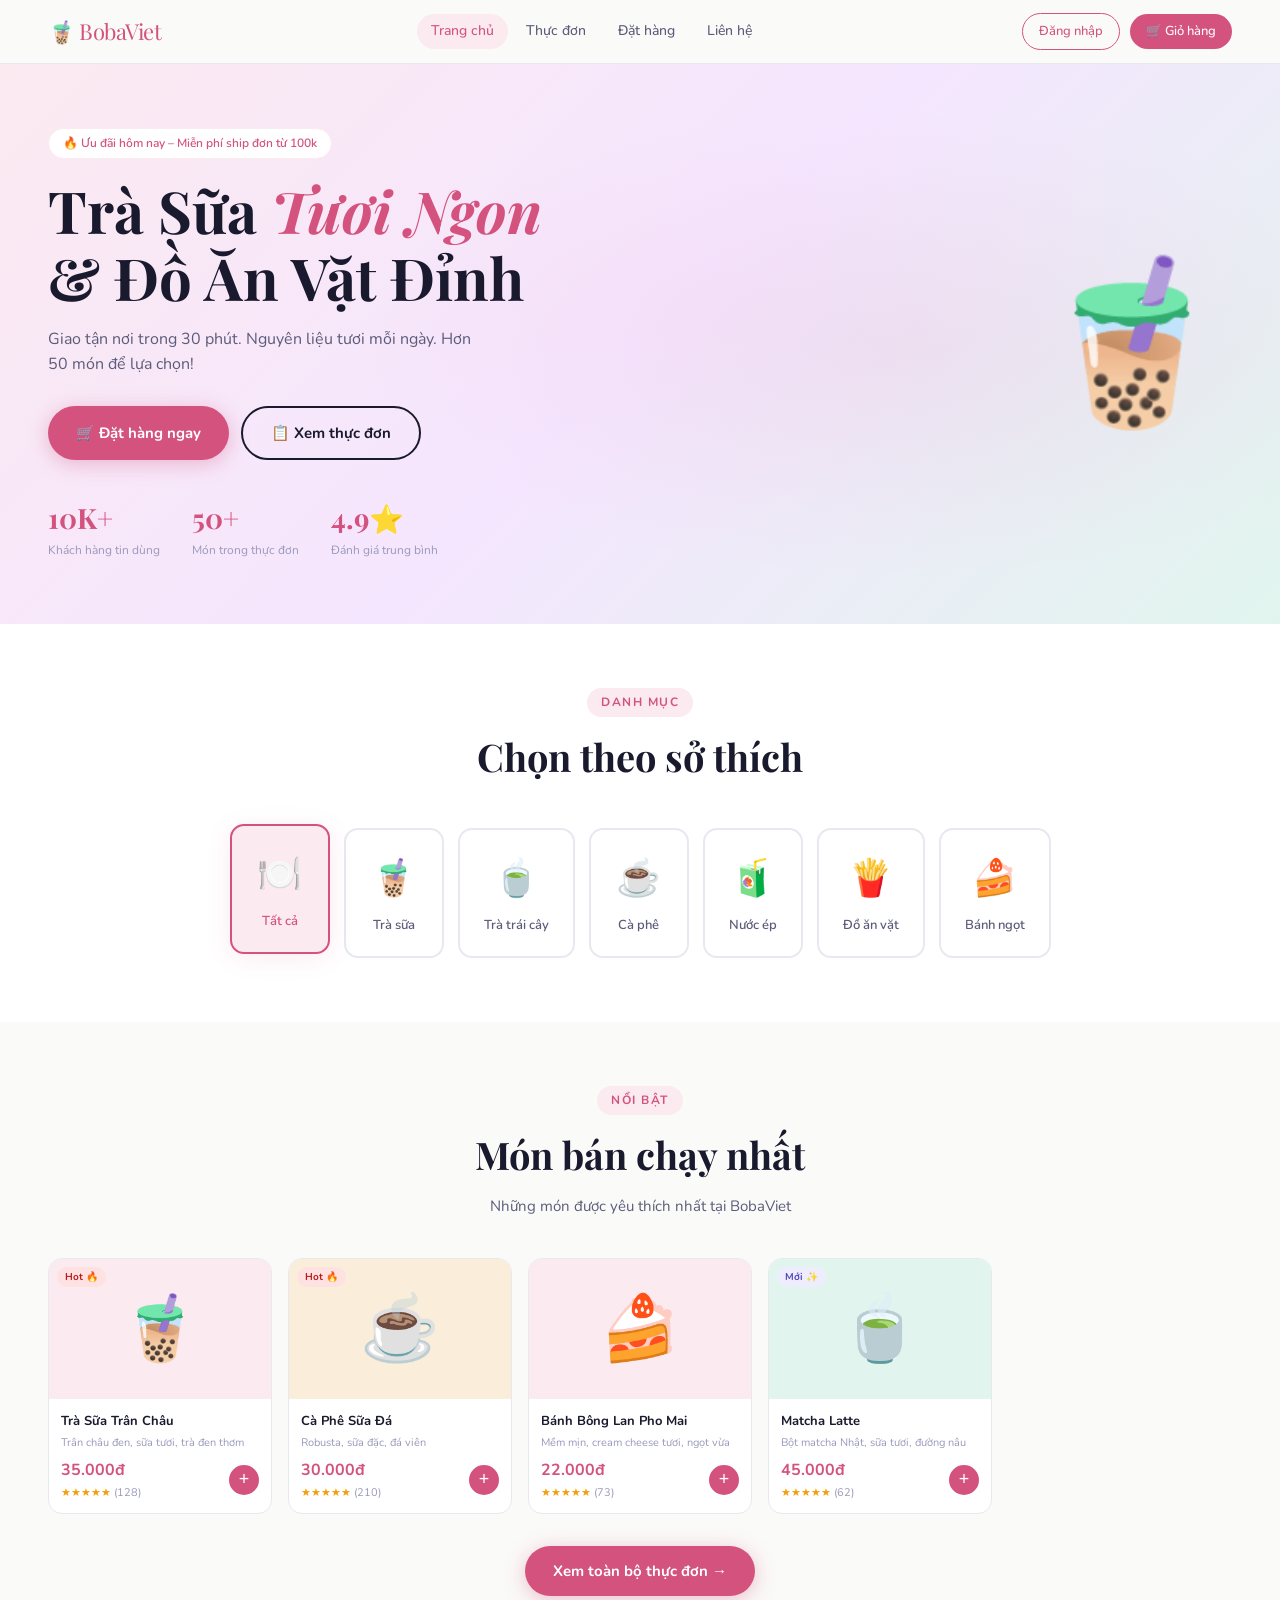
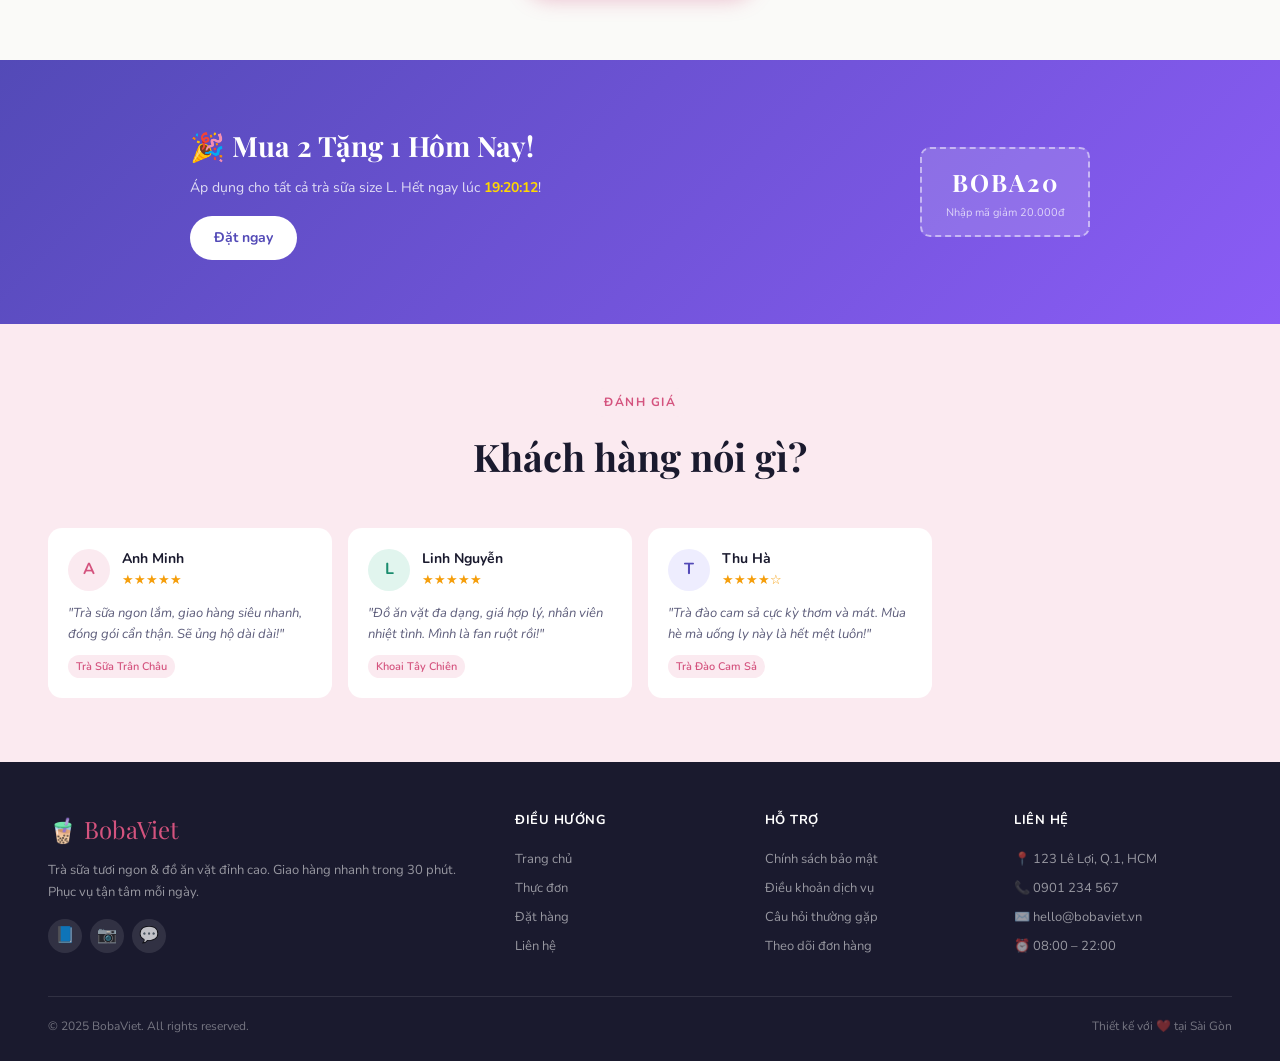
<file: index.html>
<!DOCTYPE html>
<html lang="vi">
<head>
  <meta charset="UTF-8" />
  <meta name="viewport" content="width=device-width, initial-scale=1.0" />
  <title>BobaViet – Trà Sữa & Đồ Ăn Vặt</title>
  <link rel="preconnect" href="https://fonts.googleapis.com" />
  <link rel="preconnect" href="https://fonts.gstatic.com" crossorigin />
  <link href="https://fonts.googleapis.com/css2?family=Playfair+Display:ital,wght@0,700;1,400&family=Nunito:wght@400;500;600;700&display=swap" rel="stylesheet" />
  <link rel="stylesheet" href="style.css" />
</head>
<body>

<!-- ── NAVBAR ─────────────────────────────── -->
<nav>
  <div class="nav-logo">🧋 BobaViet</div>
  <div class="nav-links">
    <a href="index.html" class="active">Trang chủ</a>
    <a href="menu.html">Thực đơn</a>
    <a href="order.html">Đặt hàng</a>
    <a href="contact.html">Liên hệ</a>
  </div>
  <div class="nav-actions">
    <a href="login.html" class="btn-login">Đăng nhập</a>
    <a href="order.html" class="btn-cart">
      🛒 Giỏ hàng <span class="cart-badge">0</span>
    </a>
  </div>
</nav>

<!-- ── HERO ───────────────────────────────── -->
<section class="hero">
  <div class="hero-content">
    <div class="hero-badge">🔥 Ưu đãi hôm nay – Miễn phí ship đơn từ 100k</div>
    <h1>Trà Sữa <em>Tươi Ngon</em><br>& Đồ Ăn Vặt Đỉnh</h1>
    <p>Giao tận nơi trong 30 phút. Nguyên liệu tươi mỗi ngày. Hơn 50 món để lựa chọn!</p>
    <div class="hero-btns">
      <a href="order.html" class="btn-primary">🛒 Đặt hàng ngay</a>
      <a href="menu.html"  class="btn-outline">📋 Xem thực đơn</a>
    </div>
    <div class="hero-stats">
      <div class="stat-item"><div class="stat-num">10K+</div><div class="stat-lbl">Khách hàng tin dùng</div></div>
      <div class="stat-item"><div class="stat-num">50+</div><div class="stat-lbl">Món trong thực đơn</div></div>
      <div class="stat-item"><div class="stat-num">4.9⭐</div><div class="stat-lbl">Đánh giá trung bình</div></div>
    </div>
  </div>
  <div class="hero-visual">🧋</div>
</section>

<!-- ── DANH MỤC ───────────────────────────── -->
<section class="section cats">
  <div class="section-header">
    <span class="section-tag">Danh mục</span>
    <h2 class="section-title">Chọn theo sở thích</h2>
  </div>
  <div class="cat-grid">
    <div class="cat-card active" data-cat="all">  <div class="cat-icon">🍽️</div><div class="cat-name">Tất cả</div></div>
    <div class="cat-card" data-cat="tra-sua">      <div class="cat-icon">🧋</div><div class="cat-name">Trà sữa</div></div>
    <div class="cat-card" data-cat="tra-trai">     <div class="cat-icon">🍵</div><div class="cat-name">Trà trái cây</div></div>
    <div class="cat-card" data-cat="ca-phe">       <div class="cat-icon">☕</div><div class="cat-name">Cà phê</div></div>
    <div class="cat-card" data-cat="nuoc-ep">      <div class="cat-icon">🧃</div><div class="cat-name">Nước ép</div></div>
    <div class="cat-card" data-cat="an-vat">       <div class="cat-icon">🍟</div><div class="cat-name">Đồ ăn vặt</div></div>
    <div class="cat-card" data-cat="banh">         <div class="cat-icon">🍰</div><div class="cat-name">Bánh ngọt</div></div>
  </div>
</section>

<!-- ── SẢN PHẨM NỔI BẬT ──────────────────── -->
<section class="section" style="background:var(--bg);">
  <div class="section-header">
    <span class="section-tag">Nổi bật</span>
    <h2 class="section-title">Món bán chạy nhất</h2>
    <p class="section-sub">Những món được yêu thích nhất tại BobaViet</p>
  </div>
  <div class="prod-grid" id="home-prod-grid">
    <!-- Được render bởi app.js -->
  </div>
  <div style="text-align:center;margin-top:32px;">
    <a href="menu.html" class="btn-primary" style="display:inline-flex;">Xem toàn bộ thực đơn →</a>
  </div>
</section>

<!-- ── BANNER KHUYẾN MÃI ──────────────────── -->
<section class="section promo">
  <div class="promo-inner">
    <div class="promo-text">
      <h2>🎉 Mua 2 Tặng 1 Hôm Nay!</h2>
      <p>Áp dụng cho tất cả trà sữa size L. Hết ngay lúc <strong id="countdown" style="color:#FFD700;">23:59:59</strong>!</p>
      <a href="order.html" class="btn-white" style="margin-top:16px;display:inline-block;">Đặt ngay</a>
    </div>
    <div class="promo-code">
      <div class="code">BOBA20</div>
      <div class="code-lbl">Nhập mã giảm 20.000đ</div>
    </div>
  </div>
</section>

<!-- ── ĐÁNH GIÁ KHÁCH HÀNG ───────────────── -->
<section class="section reviews-bg">
  <div class="section-header">
    <span class="section-tag">Đánh giá</span>
    <h2 class="section-title">Khách hàng nói gì?</h2>
  </div>
  <div class="reviews-grid">
    <div class="review-card">
      <div class="review-header">
        <div class="avatar" style="background:#FBEAF0;color:#D4537E;">A</div>
        <div><div class="review-name">Anh Minh</div><div class="review-stars">★★★★★</div></div>
      </div>
      <div class="review-text">"Trà sữa ngon lắm, giao hàng siêu nhanh, đóng gói cẩn thận. Sẽ ủng hộ dài dài!"</div>
      <span class="review-tag">Trà Sữa Trân Châu</span>
    </div>
    <div class="review-card">
      <div class="review-header">
        <div class="avatar" style="background:#E1F5EE;color:#1A8C6E;">L</div>
        <div><div class="review-name">Linh Nguyễn</div><div class="review-stars">★★★★★</div></div>
      </div>
      <div class="review-text">"Đồ ăn vặt đa dạng, giá hợp lý, nhân viên nhiệt tình. Mình là fan ruột rồi!"</div>
      <span class="review-tag">Khoai Tây Chiên</span>
    </div>
    <div class="review-card">
      <div class="review-header">
        <div class="avatar" style="background:#EEEDFE;color:#534AB7;">T</div>
        <div><div class="review-name">Thu Hà</div><div class="review-stars">★★★★☆</div></div>
      </div>
      <div class="review-text">"Trà đào cam sả cực kỳ thơm và mát. Mùa hè mà uống ly này là hết mệt luôn!"</div>
      <span class="review-tag">Trà Đào Cam Sả</span>
    </div>
  </div>
</section>

<!-- ── FOOTER ─────────────────────────────── -->
<footer>
  <div class="footer-grid">
    <div>
      <div class="footer-logo">🧋 BobaViet</div>
      <p class="footer-desc">Trà sữa tươi ngon & đồ ăn vặt đỉnh cao. Giao hàng nhanh trong 30 phút. Phục vụ tận tâm mỗi ngày.</p>
      <div class="social-row">
        <a href="#" class="social-btn">📘</a>
        <a href="#" class="social-btn">📷</a>
        <a href="#" class="social-btn">💬</a>
      </div>
    </div>
    <div class="footer-col">
      <h4>Điều hướng</h4>
      <a href="index.html">Trang chủ</a>
      <a href="menu.html">Thực đơn</a>
      <a href="order.html">Đặt hàng</a>
      <a href="contact.html">Liên hệ</a>
    </div>
    <div class="footer-col">
      <h4>Hỗ trợ</h4>
      <a href="#">Chính sách bảo mật</a>
      <a href="#">Điều khoản dịch vụ</a>
      <a href="#">Câu hỏi thường gặp</a>
      <a href="#">Theo dõi đơn hàng</a>
    </div>
    <div class="footer-col">
      <h4>Liên hệ</h4>
      <a href="#">📍 123 Lê Lợi, Q.1, HCM</a>
      <a href="#">📞 0901 234 567</a>
      <a href="#">✉️ hello@bobaviet.vn</a>
      <a href="#">⏰ 08:00 – 22:00</a>
    </div>
  </div>
  <div class="footer-bottom">
    <span>© 2025 BobaViet. All rights reserved.</span>
    <span>Thiết kế với ❤️ tại Sài Gòn</span>
  </div>
</footer>

<script src="app.js"></script>
</body>
</html>
</file>
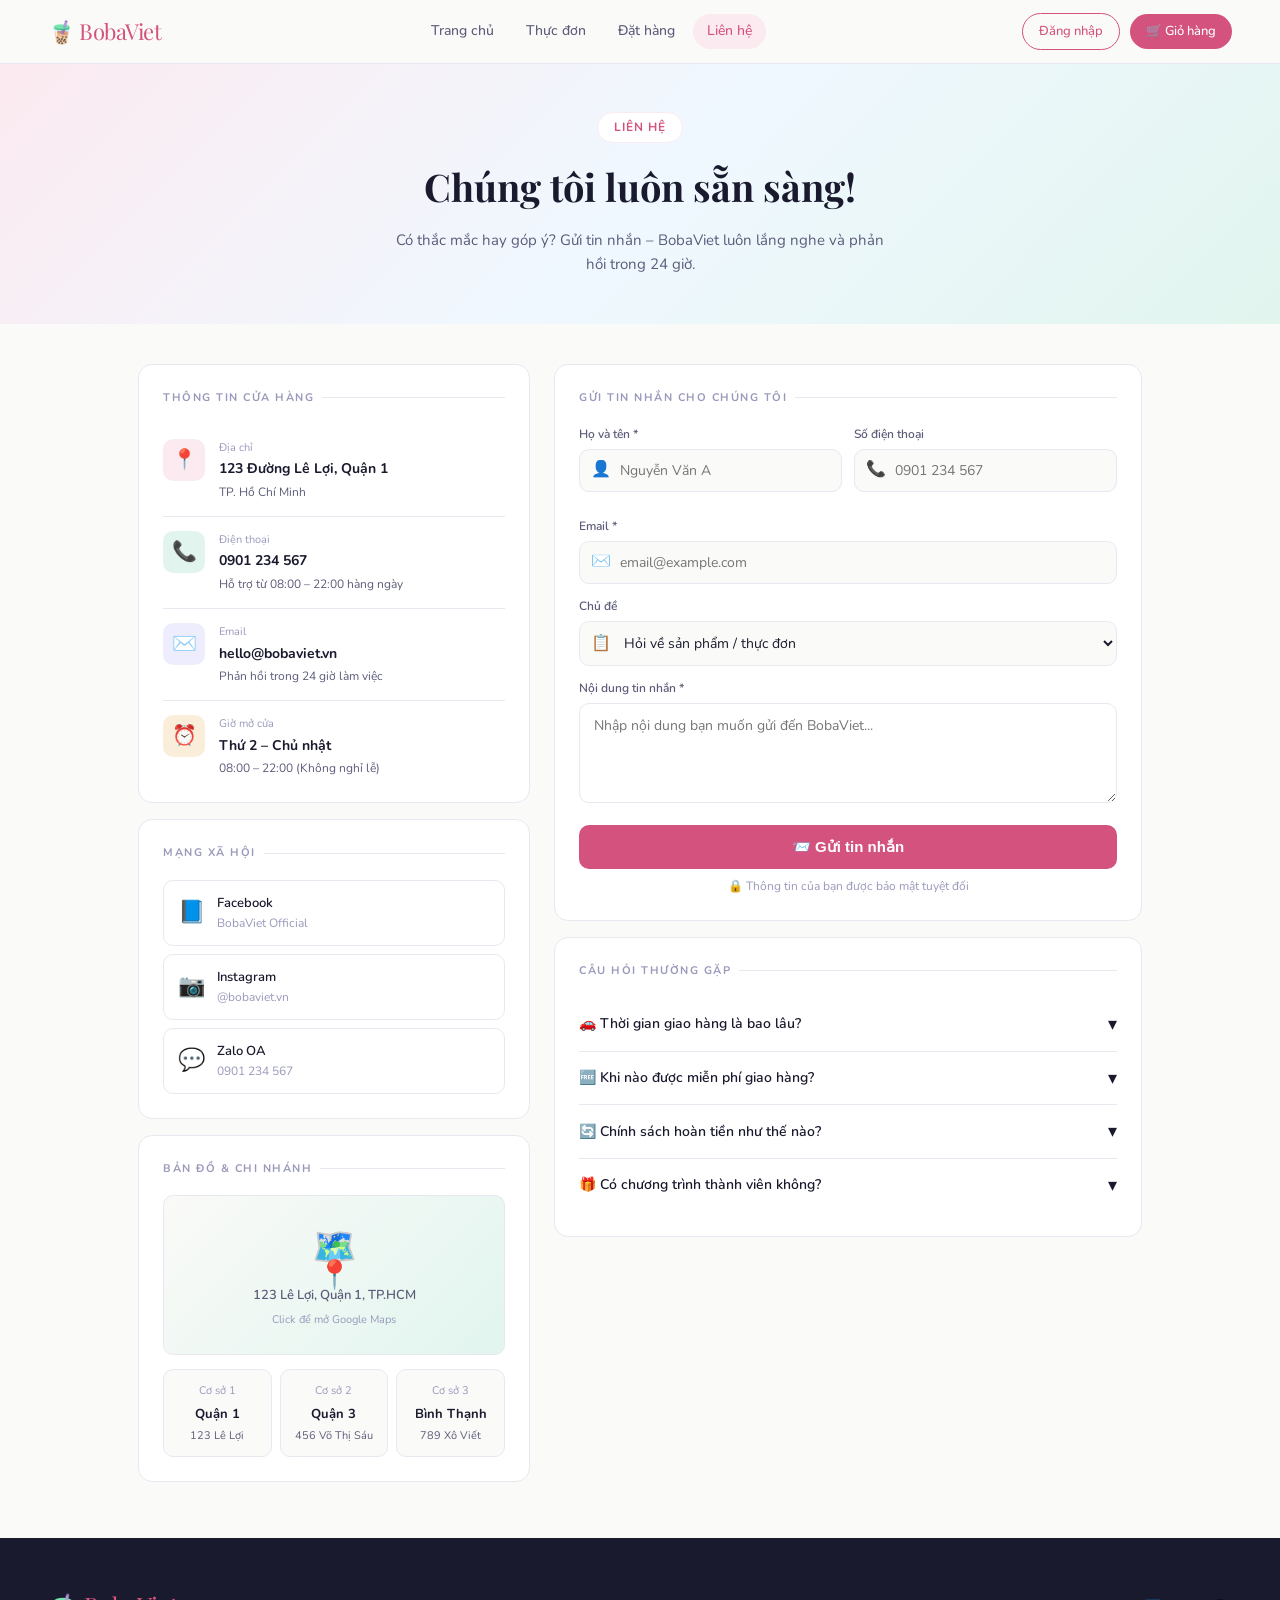
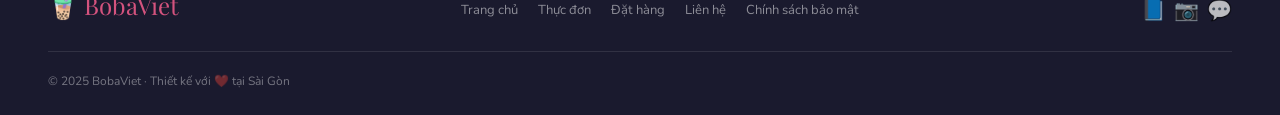
<file: contact.html>
<!DOCTYPE html>
<html lang="vi">
<head>
  <meta charset="UTF-8" />
  <meta name="viewport" content="width=device-width, initial-scale=1.0" />
  <title>Liên Hệ – BobaViet</title>
  <link rel="preconnect" href="https://fonts.googleapis.com" />
  <link rel="preconnect" href="https://fonts.gstatic.com" crossorigin />
  <link href="https://fonts.googleapis.com/css2?family=Playfair+Display:ital,wght@0,700;1,400&family=Nunito:wght@400;500;600;700&display=swap" rel="stylesheet" />
  <link rel="stylesheet" href="style.css" />
</head>
<body>

<!-- ── NAVBAR ─────────────────────────────── -->
<nav>
  <div class="nav-logo">🧋 BobaViet</div>
  <div class="nav-links">
    <a href="index.html">Trang chủ</a>
    <a href="menu.html">Thực đơn</a>
    <a href="order.html">Đặt hàng</a>
    <a href="contact.html" class="active">Liên hệ</a>
  </div>
  <div class="nav-actions">
    <a href="login.html" class="btn-login">Đăng nhập</a>
    <a href="order.html" class="btn-cart">
      🛒 Giỏ hàng <span class="cart-badge">0</span>
    </a>
  </div>
</nav>

<!-- ── PAGE HERO ──────────────────────────── -->
<div class="page-hero-center">
  <div class="tag">Liên hệ</div>
  <h1>Chúng tôi luôn sẵn sàng!</h1>
  <p>Có thắc mắc hay góp ý? Gửi tin nhắn – BobaViet luôn lắng nghe và phản hồi trong 24 giờ.</p>
</div>

<!-- ── LAYOUT ─────────────────────────────── -->
<div class="contact-layout">

  <!-- CỘT TRÁI: Thông tin -->
  <div>

    <div class="card">
      <div class="card-title">Thông tin cửa hàng</div>
      <div class="info-item">
        <div class="info-icon" style="background:var(--pink-lt);">📍</div>
        <div>
          <div class="info-label">Địa chỉ</div>
          <div class="info-val">123 Đường Lê Lợi, Quận 1</div>
          <div class="info-sub">TP. Hồ Chí Minh</div>
        </div>
      </div>
      <div class="info-item">
        <div class="info-icon" style="background:var(--teal-lt);">📞</div>
        <div>
          <div class="info-label">Điện thoại</div>
          <div class="info-val">0901 234 567</div>
          <div class="info-sub">Hỗ trợ từ 08:00 – 22:00 hàng ngày</div>
        </div>
      </div>
      <div class="info-item">
        <div class="info-icon" style="background:var(--purple-lt);">✉️</div>
        <div>
          <div class="info-label">Email</div>
          <div class="info-val">hello@bobaviet.vn</div>
          <div class="info-sub">Phản hồi trong 24 giờ làm việc</div>
        </div>
      </div>
      <div class="info-item">
        <div class="info-icon" style="background:var(--amber-lt);">⏰</div>
        <div>
          <div class="info-label">Giờ mở cửa</div>
          <div class="info-val">Thứ 2 – Chủ nhật</div>
          <div class="info-sub">08:00 – 22:00 (Không nghỉ lễ)</div>
        </div>
      </div>
    </div>

    <div class="card">
      <div class="card-title">Mạng xã hội</div>
      <div class="social-grid">
        <div class="social-card">
          <div class="social-icon">📘</div>
          <div><div class="social-name">Facebook</div><div class="social-handle">BobaViet Official</div></div>
        </div>
        <div class="social-card">
          <div class="social-icon">📷</div>
          <div><div class="social-name">Instagram</div><div class="social-handle">@bobaviet.vn</div></div>
        </div>
        <div class="social-card">
          <div class="social-icon">💬</div>
          <div><div class="social-name">Zalo OA</div><div class="social-handle">0901 234 567</div></div>
        </div>
      </div>
    </div>

    <div class="card">
      <div class="card-title">Bản đồ & Chi nhánh</div>
      <div class="map-box">
        <div class="map-pin">📍</div>
        <div class="map-placeholder">
          <div class="map-icon">🗺️</div>
          <p>123 Lê Lợi, Quận 1, TP.HCM</p>
          <span>Click để mở Google Maps</span>
        </div>
      </div>
      <div class="branch-grid">
        <div class="branch-card">
          <div class="branch-num">Cơ sở 1</div>
          <div class="branch-name">Quận 1</div>
          <div class="branch-addr">123 Lê Lợi</div>
        </div>
        <div class="branch-card">
          <div class="branch-num">Cơ sở 2</div>
          <div class="branch-name">Quận 3</div>
          <div class="branch-addr">456 Võ Thị Sáu</div>
        </div>
        <div class="branch-card">
          <div class="branch-num">Cơ sở 3</div>
          <div class="branch-name">Bình Thạnh</div>
          <div class="branch-addr">789 Xô Viết</div>
        </div>
      </div>
    </div>

  </div>

  <!-- CỘT PHẢI: Form + FAQ -->
  <div>

    <div class="card">
      <div class="card-title">Gửi tin nhắn cho chúng tôi</div>

      <div class="field-row">
        <div class="field">
          <label>Họ và tên *</label>
          <div class="input-wrap">
            <span class="ico">👤</span>
            <input type="text" id="contact-name" placeholder="Nguyễn Văn A" />
          </div>
        </div>
        <div class="field">
          <label>Số điện thoại</label>
          <div class="input-wrap">
            <span class="ico">📞</span>
            <input type="text" id="contact-phone" placeholder="0901 234 567" />
          </div>
        </div>
      </div>

      <div class="field">
        <label>Email *</label>
        <div class="input-wrap">
          <span class="ico">✉️</span>
          <input type="email" id="contact-email" placeholder="email@example.com" />
        </div>
      </div>

      <div class="field">
        <label>Chủ đề</label>
        <div class="input-wrap">
          <span class="ico">📋</span>
          <select id="contact-topic">
            <option>Hỏi về sản phẩm / thực đơn</option>
            <option>Khiếu nại đơn hàng</option>
            <option>Hợp tác / nhượng quyền</option>
            <option>Góp ý dịch vụ</option>
            <option>Khác</option>
          </select>
        </div>
      </div>

      <div class="field">
        <label>Nội dung tin nhắn *</label>
        <textarea id="contact-content" placeholder="Nhập nội dung bạn muốn gửi đến BobaViet..."></textarea>
      </div>

      <button class="btn-submit" onclick="sendMessage()">📨 Gửi tin nhắn</button>
      <div class="secure-note">🔒 Thông tin của bạn được bảo mật tuyệt đối</div>

      <div class="alert-box alert-success" id="success-box" style="margin-top:12px;">
        <strong>✅ Gửi thành công!</strong><br>
        Cảm ơn bạn đã liên hệ. Đội ngũ BobaViet sẽ phản hồi trong vòng 24 giờ.
      </div>
    </div>

    <!-- FAQ -->
    <div class="card">
      <div class="card-title">Câu hỏi thường gặp</div>

      <div class="faq-item" onclick="toggleFaq(this)" style="border-bottom:1px solid var(--border);padding:12px 0;cursor:pointer;">
        <div class="faq-header" style="display:flex;justify-content:space-between;align-items:center;">
          <span style="font-size:14px;font-weight:600;">🚗 Thời gian giao hàng là bao lâu?</span>
          <span class="faq-arrow" style="font-size:18px;transition:.2s;">▾</span>
        </div>
        <div class="faq-answer" style="display:none;font-size:13px;color:var(--text-s);margin-top:8px;line-height:1.6;">
          Thông thường 30–45 phút tùy khu vực. Giờ cao điểm có thể lâu hơn. Chúng tôi sẽ thông báo qua SMS.
        </div>
      </div>

      <div class="faq-item" onclick="toggleFaq(this)" style="border-bottom:1px solid var(--border);padding:12px 0;cursor:pointer;">
        <div class="faq-header" style="display:flex;justify-content:space-between;align-items:center;">
          <span style="font-size:14px;font-weight:600;">🆓 Khi nào được miễn phí giao hàng?</span>
          <span class="faq-arrow" style="font-size:18px;transition:.2s;">▾</span>
        </div>
        <div class="faq-answer" style="display:none;font-size:13px;color:var(--text-s);margin-top:8px;line-height:1.6;">
          Đơn hàng từ 100.000đ trở lên được miễn phí giao hàng trong bán kính 5km từ cửa hàng.
        </div>
      </div>

      <div class="faq-item" onclick="toggleFaq(this)" style="border-bottom:1px solid var(--border);padding:12px 0;cursor:pointer;">
        <div class="faq-header" style="display:flex;justify-content:space-between;align-items:center;">
          <span style="font-size:14px;font-weight:600;">🔄 Chính sách hoàn tiền như thế nào?</span>
          <span class="faq-arrow" style="font-size:18px;transition:.2s;">▾</span>
        </div>
        <div class="faq-answer" style="display:none;font-size:13px;color:var(--text-s);margin-top:8px;line-height:1.6;">
          Hoàn tiền 100% nếu sản phẩm không đúng yêu cầu hoặc chất lượng kém. Liên hệ hotline trong 30 phút nhận hàng.
        </div>
      </div>

      <div class="faq-item" onclick="toggleFaq(this)" style="padding:12px 0;cursor:pointer;">
        <div class="faq-header" style="display:flex;justify-content:space-between;align-items:center;">
          <span style="font-size:14px;font-weight:600;">🎁 Có chương trình thành viên không?</span>
          <span class="faq-arrow" style="font-size:18px;transition:.2s;">▾</span>
        </div>
        <div class="faq-answer" style="display:none;font-size:13px;color:var(--text-s);margin-top:8px;line-height:1.6;">
          Có! Đăng ký tài khoản để tích điểm và đổi thưởng. Mỗi 10.000đ chi tiêu = 1 điểm. 100 điểm = 1 ly miễn phí.
        </div>
      </div>

    </div>

  </div>
</div>

<!-- ── FOOTER ─────────────────────────────── -->
<footer>
  <div class="footer-inner">
    <div class="footer-logo">🧋 BobaViet</div>
    <div class="footer-links">
      <a href="index.html">Trang chủ</a>
      <a href="menu.html">Thực đơn</a>
      <a href="order.html">Đặt hàng</a>
      <a href="contact.html">Liên hệ</a>
      <a href="#">Chính sách bảo mật</a>
    </div>
    <div style="display:flex;gap:8px;">
      <span style="font-size:20px;cursor:pointer;">📘</span>
      <span style="font-size:20px;cursor:pointer;">📷</span>
      <span style="font-size:20px;cursor:pointer;">💬</span>
    </div>
  </div>
  <div class="footer-bottom">© 2025 BobaViet · Thiết kế với ❤️ tại Sài Gòn</div>
</footer>

<script src="app.js"></script>
</body>
</html>
</file>
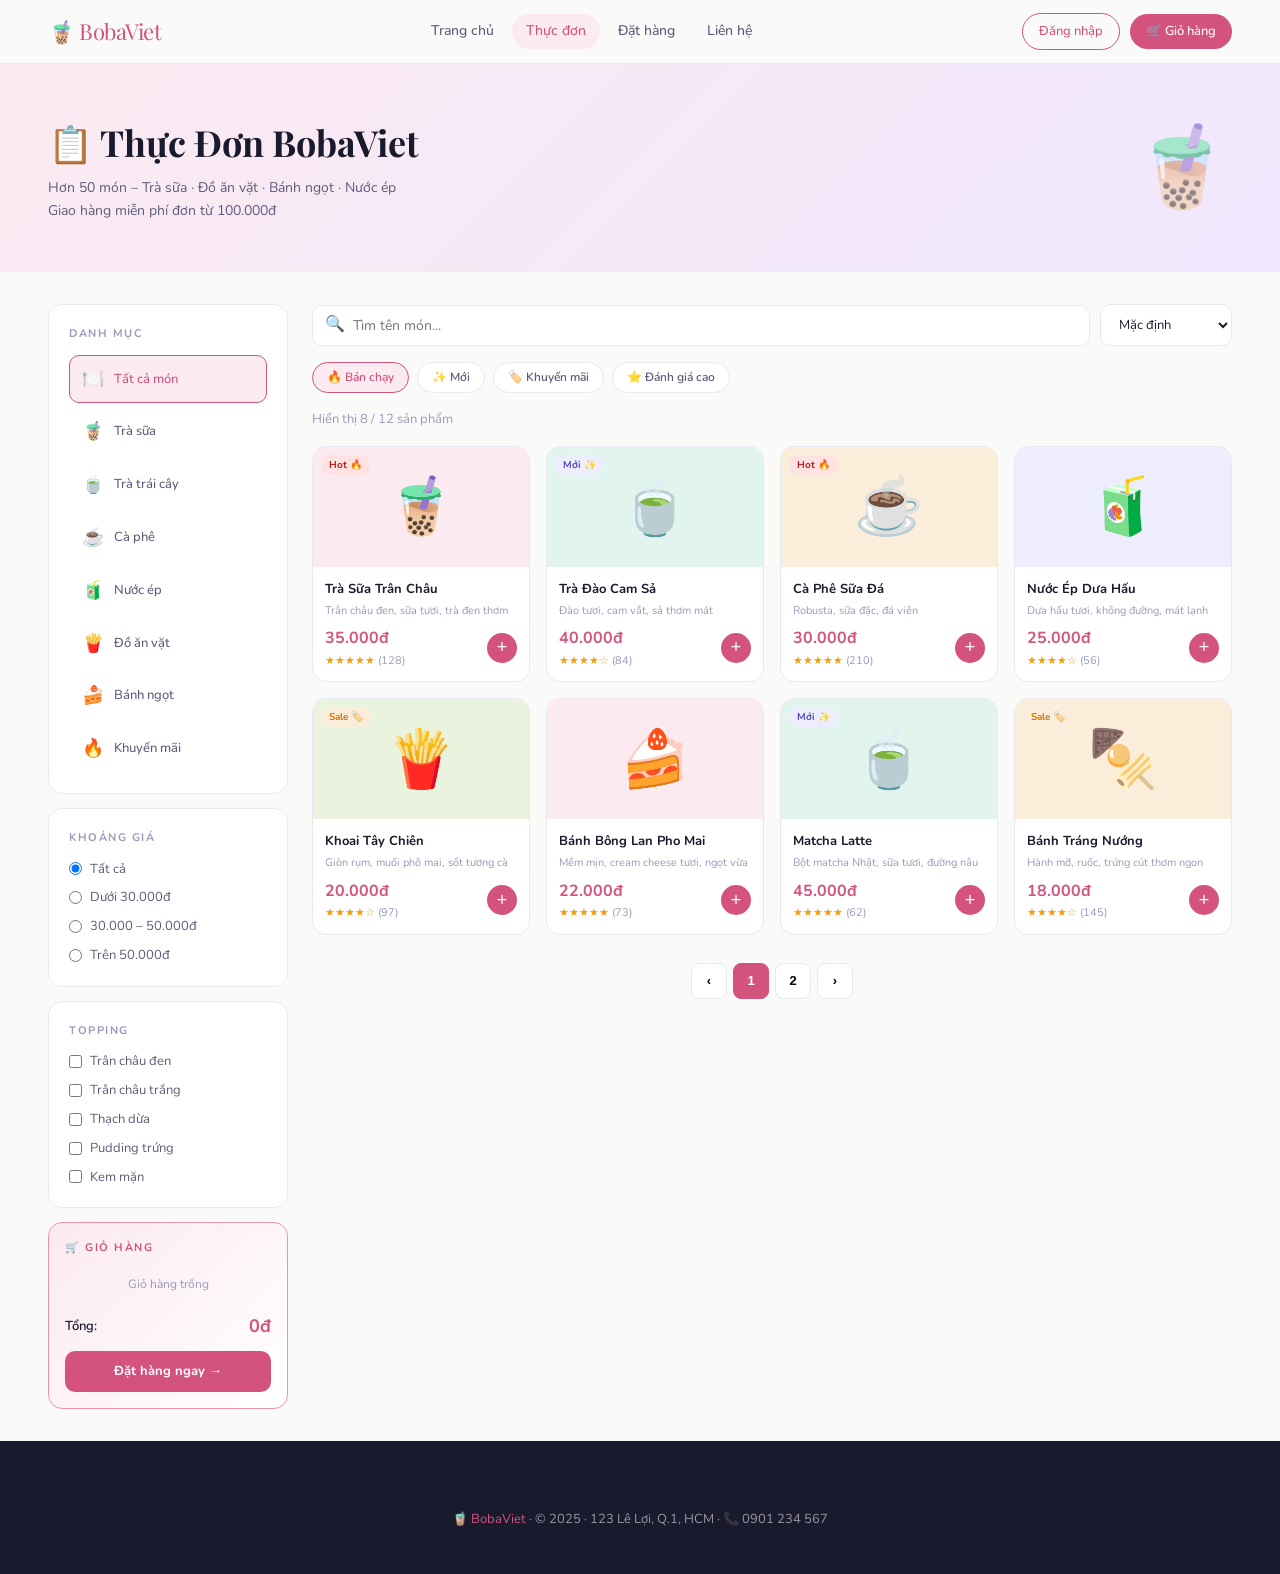
<file: menu.html>
<!DOCTYPE html>
<html lang="vi">
<head>
  <meta charset="UTF-8" />
  <meta name="viewport" content="width=device-width, initial-scale=1.0" />
  <title>Thực Đơn – BobaViet</title>
  <link rel="preconnect" href="https://fonts.googleapis.com" />
  <link rel="preconnect" href="https://fonts.gstatic.com" crossorigin />
  <link href="https://fonts.googleapis.com/css2?family=Playfair+Display:ital,wght@0,700;1,400&family=Nunito:wght@400;500;600;700&display=swap" rel="stylesheet" />
  <link rel="stylesheet" href="style.css" />
</head>
<body>

<!-- ── NAVBAR ─────────────────────────────── -->
<nav>
  <div class="nav-logo">🧋 BobaViet</div>
  <div class="nav-links">
    <a href="index.html">Trang chủ</a>
    <a href="menu.html" class="active">Thực đơn</a>
    <a href="order.html">Đặt hàng</a>
    <a href="contact.html">Liên hệ</a>
  </div>
  <div class="nav-actions">
    <a href="login.html" class="btn-login">Đăng nhập</a>
    <a href="order.html" class="btn-cart">
      🛒 Giỏ hàng <span class="cart-badge">0</span>
    </a>
  </div>
</nav>

<!-- ── PAGE HERO ──────────────────────────── -->
<div class="page-hero">
  <div>
    <h1>📋 Thực Đơn BobaViet</h1>
    <p>Hơn 50 món – Trà sữa · Đồ ăn vặt · Bánh ngọt · Nước ép<br>Giao hàng miễn phí đơn từ 100.000đ</p>
  </div>
  <div class="page-hero-icon">🧋</div>
</div>

<!-- ── LAYOUT: SIDEBAR + MAIN ─────────────── -->
<div class="menu-layout">

  <!-- SIDEBAR -->
  <aside class="sidebar">

    <!-- Danh mục -->
    <div class="sidebar-card">
      <div class="sidebar-title">Danh mục</div>
      <div class="cat-list">
        <div class="cat-item active" data-cat="all">    <span class="ci">🍽️</span> Tất cả món</div>
        <div class="cat-item" data-cat="tra-sua">       <span class="ci">🧋</span> Trà sữa</div>
        <div class="cat-item" data-cat="tra-trai">      <span class="ci">🍵</span> Trà trái cây</div>
        <div class="cat-item" data-cat="ca-phe">        <span class="ci">☕</span> Cà phê</div>
        <div class="cat-item" data-cat="nuoc-ep">       <span class="ci">🧃</span> Nước ép</div>
        <div class="cat-item" data-cat="an-vat">        <span class="ci">🍟</span> Đồ ăn vặt</div>
        <div class="cat-item" data-cat="banh">          <span class="ci">🍰</span> Bánh ngọt</div>
        <div class="cat-item" data-cat="sale">          <span class="ci">🔥</span> Khuyến mãi</div>
      </div>
    </div>

    <!-- Lọc giá -->
    <div class="sidebar-card">
      <div class="sidebar-title">Khoảng giá</div>
      <div class="price-options">
        <label><input type="radio" name="price" value="all" checked /> Tất cả</label>
        <label><input type="radio" name="price" value="lt30" />  Dưới 30.000đ</label>
        <label><input type="radio" name="price" value="30-50" /> 30.000 – 50.000đ</label>
        <label><input type="radio" name="price" value="gt50" />  Trên 50.000đ</label>
      </div>
    </div>

    <!-- Topping -->
    <div class="sidebar-card">
      <div class="sidebar-title">Topping</div>
      <div class="check-opts">
        <label><input type="checkbox" /> Trân châu đen</label>
        <label><input type="checkbox" /> Trân châu trắng</label>
        <label><input type="checkbox" /> Thạch dừa</label>
        <label><input type="checkbox" /> Pudding trứng</label>
        <label><input type="checkbox" /> Kem mặn</label>
      </div>
    </div>

    <!-- Cart mini -->
    <div class="cart-mini">
      <div class="cart-mini-title">🛒 Giỏ hàng</div>
      <div class="cart-mini-items">
        <!-- Render bởi app.js -->
        <p style="font-size:12px;color:#9999BB;text-align:center;padding:8px 0;">Giỏ hàng trống</p>
      </div>
      <div class="cart-total">
        <span style="font-size:13px;font-weight:600;">Tổng:</span>
        <span class="cart-total-price">0đ</span>
      </div>
      <a href="order.html" class="btn-checkout">Đặt hàng ngay →</a>
    </div>

  </aside>

  <!-- MAIN CONTENT -->
  <main>

    <!-- Search + Sort -->
    <div class="search-sort">
      <div class="search-wrap">
        <span class="search-icon">🔍</span>
        <input type="text" placeholder="Tìm tên món..." />
      </div>
      <select class="sort-sel">
        <option value="default">Mặc định</option>
        <option value="price-asc">Giá tăng dần</option>
        <option value="price-desc">Giá giảm dần</option>
        <option value="popular">Bán chạy nhất</option>
        <option value="newest">Mới nhất</option>
      </select>
    </div>

    <!-- Chip filter -->
    <div class="filter-chips">
      <span class="chip on" data-filter="hot">🔥 Bán chạy</span>
      <span class="chip"    data-filter="new">✨ Mới</span>
      <span class="chip"    data-filter="sale">🏷️ Khuyến mãi</span>
      <span class="chip"    data-filter="top">⭐ Đánh giá cao</span>
    </div>

    <!-- Result info -->
    <div class="result-info">Đang tải sản phẩm...</div>

    <!-- Product grid — render bởi app.js -->
    <div class="prod-grid"></div>

    <!-- Pagination — render bởi app.js -->
    <div class="pagination"></div>

  </main>
</div>

<!-- ── FOOTER ─────────────────────────────── -->
<footer>
  <div class="footer-simple">
    <span>🧋 BobaViet</span> · © 2025 · 123 Lê Lợi, Q.1, HCM · 📞 0901 234 567
  </div>
</footer>

<script src="app.js"></script>
</body>
</html>
</file>
<file: style.css>
/* ============================================================
   style.css – BobaViet · Shared Stylesheet
   Dùng chung cho: index, menu, order, contact, login
   ============================================================ */

/* ── RESET & VARIABLES ─────────────────────────────────────── */
*, *::before, *::after { box-sizing: border-box; margin: 0; padding: 0; }

:root {
  --pink:       #D4537E;
  --pink-lt:    #FBEAF0;
  --pink-dk:    #8C2A4B;
  --teal:       #1A8C6E;
  --teal-lt:    #E1F5EE;
  --teal-dk:    #EAF3DE;
  --amber:      #D97706;
  --amber-lt:   #FAEEDA;
  --purple:     #534AB7;
  --purple-lt:  #EEEDFE;
  --text:       #1A1A2E;
  --text-s:     #5C5C7A;
  --text-t:     #9999BB;
  --bg:         #FAFAF8;
  --white:      #FFFFFF;
  --border:     #E8E8F0;
  --shadow:     0 4px 24px rgba(212, 83, 126, .12);
  --shadow-lg:  0 8px 40px rgba(212, 83, 126, .15);
  --r:          14px;
  --r-sm:       10px;
}

body {
  font-family: 'Nunito', sans-serif;
  background: var(--bg);
  color: var(--text);
  line-height: 1.6;
}

a { text-decoration: none; color: inherit; }
img { display: block; max-width: 100%; }


/* ── NAVBAR ─────────────────────────────────────────────────── */
nav {
  position: sticky;
  top: 0;
  z-index: 100;
  background: rgba(250, 250, 248, .92);
  backdrop-filter: blur(12px);
  border-bottom: 1px solid var(--border);
  padding: 0 48px;
  display: flex;
  align-items: center;
  justify-content: space-between;
  gap: 24px;
  height: 64px;
}

.nav-logo {
  font-family: 'Playfair Display', serif;
  font-size: 22px;
  color: var(--pink);
  letter-spacing: -.5px;
}

.nav-links { display: flex; gap: 4px; }

.nav-links a {
  font-size: 14px;
  font-weight: 500;
  padding: 6px 14px;
  border-radius: 30px;
  color: var(--text-s);
  transition: .2s;
}

.nav-links a:hover,
.nav-links a.active {
  background: var(--pink-lt);
  color: var(--pink);
}

.nav-actions { display: flex; align-items: center; gap: 10px; }

.nav-actions a {
  font-size: 13px;
  font-weight: 500;
  padding: 7px 16px;
  border-radius: 30px;
}

.nav-user { font-size: 13px; color: var(--text-s); }

/* Buttons in nav */
.btn-login {
  color: var(--pink);
  border: 1.5px solid var(--pink);
  transition: .2s;
}
.btn-login:hover { background: var(--pink-lt); }

.btn-cart {
  background: var(--pink);
  color: #fff;
  position: relative;
  transition: .2s;
}
.btn-cart:hover { background: var(--pink-dk); }

.cart-badge {
  position: absolute;
  top: -6px; right: -6px;
  width: 18px; height: 18px;
  border-radius: 50%;
  background: var(--amber);
  color: #fff;
  font-size: 10px;
  font-weight: 700;
  display: flex;
  align-items: center;
  justify-content: center;
}


/* ── SHARED BUTTONS ─────────────────────────────────────────── */
.btn-primary {
  display: inline-flex;
  align-items: center;
  gap: 8px;
  padding: 13px 28px;
  background: var(--pink);
  color: #fff;
  border-radius: 30px;
  font-size: 15px;
  font-weight: 700;
  transition: .2s;
  box-shadow: 0 4px 20px rgba(212, 83, 126, .35);
  border: none;
  cursor: pointer;
}
.btn-primary:hover {
  background: var(--pink-dk);
  transform: translateY(-2px);
}

.btn-outline {
  display: inline-flex;
  align-items: center;
  gap: 8px;
  padding: 13px 28px;
  border: 2px solid var(--text);
  color: var(--text);
  border-radius: 30px;
  font-size: 15px;
  font-weight: 700;
  transition: .2s;
}
.btn-outline:hover {
  border-color: var(--pink);
  color: var(--pink);
}

.btn-white {
  display: inline-block;
  background: #fff;
  color: var(--purple);
  font-size: 14px;
  font-weight: 700;
  padding: 11px 24px;
  border-radius: 30px;
  transition: .2s;
}
.btn-white:hover {
  transform: translateY(-2px);
  box-shadow: 0 4px 16px rgba(0, 0, 0, .2);
}

.btn-submit {
  display: block;
  width: 100%;
  padding: 13px;
  background: var(--pink);
  color: #fff;
  border: none;
  border-radius: var(--r-sm);
  font-size: 15px;
  font-weight: 700;
  cursor: pointer;
  transition: .2s;
}
.btn-submit:hover {
  background: var(--pink-dk);
  transform: translateY(-2px);
  box-shadow: 0 4px 20px rgba(212, 83, 126, .35);
}


/* ── SHARED SECTION ─────────────────────────────────────────── */
.section { padding: 64px 48px; }

.section-header { text-align: center; margin-bottom: 40px; }

.section-tag {
  display: inline-block;
  background: var(--pink-lt);
  color: var(--pink);
  font-size: 12px;
  font-weight: 700;
  letter-spacing: 1.5px;
  text-transform: uppercase;
  padding: 5px 14px;
  border-radius: 30px;
  margin-bottom: 10px;
}

.section-title {
  font-family: 'Playfair Display', serif;
  font-size: clamp(26px, 4vw, 38px);
  color: var(--text);
  margin-bottom: 8px;
}

.section-sub { font-size: 15px; color: var(--text-s); }


/* ── SHARED CARD ─────────────────────────────────────────────── */
.card {
  background: var(--white);
  border: 1.5px solid var(--border);
  border-radius: var(--r);
  padding: 24px;
  margin-bottom: 16px;
}

.card-title {
  font-size: 11px;
  font-weight: 700;
  letter-spacing: 1.5px;
  text-transform: uppercase;
  color: var(--text-t);
  margin-bottom: 18px;
  display: flex;
  align-items: center;
  gap: 8px;
}
.card-title::after {
  content: '';
  flex: 1;
  height: 1px;
  background: var(--border);
}


/* ── SHARED FORM FIELDS ─────────────────────────────────────── */
.field { margin-bottom: 13px; }

.field label {
  display: block;
  font-size: 12px;
  font-weight: 600;
  color: var(--text-s);
  margin-bottom: 5px;
}

.field-group,
.field-row {
  display: grid;
  grid-template-columns: 1fr 1fr;
  gap: 12px;
  margin-bottom: 12px;
}

.input-wrap { position: relative; }

.input-wrap .ico {
  position: absolute;
  left: 12px;
  top: 50%;
  transform: translateY(-50%);
  font-size: 16px;
  pointer-events: none;
}

.input-wrap input,
.input-wrap select {
  width: 100%;
  padding: 11px 14px 11px 40px;
  border: 1.5px solid var(--border);
  border-radius: var(--r-sm);
  font-size: 14px;
  font-family: inherit;
  background: var(--bg);
  color: var(--text);
  transition: .2s;
}

.input-wrap input:focus,
.input-wrap select:focus {
  outline: none;
  border-color: var(--pink);
  background: var(--white);
  box-shadow: 0 0 0 3px var(--pink-lt);
}

textarea {
  width: 100%;
  padding: 12px 14px;
  border: 1.5px solid var(--border);
  border-radius: var(--r-sm);
  font-size: 14px;
  font-family: inherit;
  resize: vertical;
  min-height: 100px;
  color: var(--text);
  transition: .2s;
}

textarea:focus {
  outline: none;
  border-color: var(--pink);
  box-shadow: 0 0 0 3px var(--pink-lt);
}

/* Alert boxes */
.alert-box {
  border-radius: var(--r-sm);
  padding: 11px 14px;
  margin-bottom: 12px;
  font-size: 13px;
  display: none;
}
.alert-success {
  background: var(--teal-dk);
  border: 1.5px solid #97C459;
  color: var(--teal);
}
.alert-error {
  background: #FEE2E2;
  border: 1.5px solid #FCA5A5;
  color: #B91C1C;
}


/* ── PRODUCT CARDS (shared menu + home) ─────────────────────── */
.prod-grid {
  display: grid;
  grid-template-columns: repeat(auto-fill, minmax(200px, 1fr));
  gap: 16px;
  margin-bottom: 28px;
}

.prod-card {
  background: var(--white);
  border: 1.5px solid var(--border);
  border-radius: var(--r);
  overflow: hidden;
  cursor: pointer;
  transition: .25s;
}
.prod-card:hover {
  border-color: var(--pink);
  box-shadow: var(--shadow);
  transform: translateY(-4px);
}

.prod-thumb {
  height: 120px;
  display: flex;
  align-items: center;
  justify-content: center;
  font-size: 56px;
  position: relative;
}

.prod-badge {
  position: absolute;
  top: 8px; left: 8px;
  font-size: 10px;
  font-weight: 700;
  padding: 2px 8px;
  border-radius: 20px;
}

.badge-hot  { background: #FEE2E2; color: #B91C1C; }
.badge-new  { background: var(--purple-lt); color: var(--purple); }
.badge-sale { background: var(--amber-lt); color: var(--amber); }

.prod-body { padding: 12px; }

.prod-name {
  font-size: 13px;
  font-weight: 700;
  margin-bottom: 3px;
  color: var(--text);
}

.prod-desc {
  font-size: 11px;
  color: var(--text-t);
  margin-bottom: 8px;
  line-height: 1.4;
}

.prod-foot,
.prod-footer {
  display: flex;
  align-items: center;
  justify-content: space-between;
}

.prod-price {
  font-size: 16px;
  font-weight: 700;
  color: var(--pink);
}

.prod-stars { font-size: 11px; color: var(--text-t); }
.prod-stars span { color: #F59E0B; }

.add-btn {
  display: flex;
  align-items: center;
  justify-content: center;
  width: 30px; height: 30px;
  background: var(--pink);
  color: #fff;
  border-radius: 50%;
  border: none;
  font-size: 18px;
  cursor: pointer;
  transition: .2s;
  flex-shrink: 0;
}
.add-btn:hover { background: var(--pink-dk); transform: scale(1.1); }


/* ── FOOTER ─────────────────────────────────────────────────── */
footer {
  background: var(--text);
  color: rgba(255, 255, 255, .7);
  padding: 48px 48px 24px;
}

.footer-grid {
  display: grid;
  grid-template-columns: 2fr 1fr 1fr 1fr;
  gap: 32px;
  margin-bottom: 36px;
}

.footer-logo {
  font-family: 'Playfair Display', serif;
  font-size: 24px;
  color: var(--pink);
  margin-bottom: 10px;
}

.footer-desc {
  font-size: 13px;
  color: rgba(255, 255, 255, .55);
  line-height: 1.7;
}

.footer-col h4 {
  font-size: 13px;
  font-weight: 700;
  color: #fff;
  margin-bottom: 14px;
  letter-spacing: .5px;
  text-transform: uppercase;
}

.footer-col a {
  display: block;
  font-size: 13px;
  color: rgba(255, 255, 255, .55);
  padding: 4px 0;
  transition: .2s;
}
.footer-col a:hover { color: var(--pink); }

.footer-bottom {
  border-top: 1px solid rgba(255, 255, 255, .1);
  padding-top: 20px;
  display: flex;
  justify-content: space-between;
  align-items: center;
  font-size: 12px;
  color: rgba(255, 255, 255, .4);
}

.footer-inner {
  display: flex;
  justify-content: space-between;
  align-items: center;
  margin-bottom: 16px;
  flex-wrap: wrap;
  gap: 12px;
}

.footer-links { display: flex; gap: 20px; }
.footer-links a {
  font-size: 13px;
  color: rgba(255, 255, 255, .5);
  transition: .2s;
}
.footer-links a:hover { color: var(--pink); }

.footer-simple {
  text-align: center;
  padding: 20px;
  font-size: 13px;
  color: rgba(255, 255, 255, .55);
}
.footer-simple span { color: var(--pink); }

.social-row { display: flex; gap: 8px; margin-top: 16px; }

.social-btn {
  width: 34px; height: 34px;
  border-radius: 50%;
  background: rgba(255, 255, 255, .1);
  display: flex;
  align-items: center;
  justify-content: center;
  font-size: 16px;
  transition: .2s;
  cursor: pointer;
}
.social-btn:hover { background: var(--pink); }


/* ═══════════════════════════════════════════════════════════════
   PAGE-SPECIFIC: index.html
   ═══════════════════════════════════════════════════════════════ */

/* HERO */
.hero {
  min-height: 520px;
  background: linear-gradient(135deg, #FBEAF0 0%, #F5E6FF 50%, #E1F5EE 100%);
  display: flex;
  align-items: center;
  padding: 64px 48px;
  position: relative;
  overflow: hidden;
}
.hero::before {
  content: '';
  position: absolute;
  inset: 0;
  background: radial-gradient(ellipse 60% 60% at 70% 50%, rgba(212, 83, 126, .08) 0%, transparent 70%);
}
.hero-content { flex: 1; z-index: 1; }

.hero-badge {
  display: inline-flex;
  align-items: center;
  gap: 6px;
  background: var(--white);
  border: 1px solid var(--pink-lt);
  border-radius: 30px;
  padding: 5px 14px;
  font-size: 12px;
  font-weight: 600;
  color: var(--pink);
  margin-bottom: 18px;
}

.hero h1 {
  font-family: 'Playfair Display', serif;
  font-size: clamp(36px, 5vw, 58px);
  line-height: 1.15;
  color: var(--text);
  margin-bottom: 16px;
}
.hero h1 em { color: var(--pink); font-style: italic; }

.hero p {
  font-size: 16px;
  color: var(--text-s);
  margin-bottom: 28px;
  max-width: 440px;
}

.hero-btns { display: flex; gap: 12px; flex-wrap: wrap; }

.hero-visual {
  font-size: 160px;
  line-height: 1;
  z-index: 1;
  animation: float 4s ease-in-out infinite;
  user-select: none;
}
@keyframes float {
  0%, 100% { transform: translateY(0); }
  50%       { transform: translateY(-16px); }
}

.hero-stats { display: flex; gap: 32px; margin-top: 36px; }
.stat-item .stat-num {
  font-family: 'Playfair Display', serif;
  font-size: 28px;
  font-weight: 700;
  color: var(--pink);
}
.stat-item .stat-lbl { font-size: 12px; color: var(--text-t); }

/* CATEGORIES */
.cats { background: var(--white); }

.cat-grid {
  display: flex;
  gap: 14px;
  justify-content: center;
  flex-wrap: wrap;
}

.cat-card {
  display: flex;
  flex-direction: column;
  align-items: center;
  gap: 8px;
  padding: 20px 24px;
  border-radius: var(--r);
  border: 2px solid var(--border);
  background: var(--white);
  cursor: pointer;
  transition: .25s;
  min-width: 100px;
}
.cat-card:hover,
.cat-card.active {
  border-color: var(--pink);
  background: var(--pink-lt);
  transform: translateY(-4px);
  box-shadow: var(--shadow);
}
.cat-icon { font-size: 36px; }
.cat-name { font-size: 13px; font-weight: 600; color: var(--text-s); }
.cat-card:hover .cat-name,
.cat-card.active .cat-name { color: var(--pink); }

/* PROMO BANNER */
.promo { background: linear-gradient(135deg, var(--purple) 0%, #8B5CF6 100%); }

.promo-inner {
  display: flex;
  align-items: center;
  justify-content: space-between;
  gap: 24px;
  max-width: 900px;
  margin: 0 auto;
}

.promo-text h2 {
  font-family: 'Playfair Display', serif;
  font-size: 28px;
  color: #fff;
  margin-bottom: 8px;
}
.promo-text p { font-size: 14px; color: rgba(255, 255, 255, .8); }

.promo-code {
  background: rgba(255, 255, 255, .15);
  border: 2px dashed rgba(255, 255, 255, .5);
  border-radius: var(--r-sm);
  padding: 14px 24px;
  text-align: center;
  min-width: 160px;
}
.promo-code .code {
  font-family: 'Playfair Display', serif;
  font-size: 24px;
  font-weight: 700;
  color: #fff;
  letter-spacing: 2px;
}
.promo-code .code-lbl { font-size: 11px; color: rgba(255, 255, 255, .7); margin-top: 2px; }

/* REVIEWS */
.reviews-bg { background: var(--pink-lt); }

.reviews-grid {
  display: grid;
  grid-template-columns: repeat(auto-fill, minmax(260px, 1fr));
  gap: 16px;
}

.review-card {
  background: var(--white);
  border-radius: var(--r);
  padding: 20px;
}

.review-header {
  display: flex;
  align-items: center;
  gap: 12px;
  margin-bottom: 12px;
}

.avatar {
  width: 42px; height: 42px;
  border-radius: 50%;
  display: flex;
  align-items: center;
  justify-content: center;
  font-weight: 700;
  font-size: 16px;
  flex-shrink: 0;
}

.review-name { font-size: 14px; font-weight: 700; }
.review-stars { color: #F59E0B; font-size: 13px; }
.review-text { font-size: 13px; color: var(--text-s); font-style: italic; line-height: 1.6; }
.review-tag {
  display: inline-block;
  background: var(--pink-lt);
  color: var(--pink);
  font-size: 11px;
  font-weight: 600;
  padding: 3px 8px;
  border-radius: 20px;
  margin-top: 10px;
}


/* ═══════════════════════════════════════════════════════════════
   PAGE-SPECIFIC: menu.html
   ═══════════════════════════════════════════════════════════════ */

.page-hero {
  background: linear-gradient(135deg, #FBEAF0 0%, #F0E8FF 100%);
  padding: 40px 48px;
  display: flex;
  align-items: center;
  justify-content: space-between;
}
.page-hero h1 {
  font-family: 'Playfair Display', serif;
  font-size: 36px;
  color: var(--text);
  margin-bottom: 6px;
}
.page-hero p { font-size: 14px; color: var(--text-s); }
.page-hero-icon { font-size: 80px; opacity: .6; }

/* Menu layout */
.menu-layout {
  display: grid;
  grid-template-columns: 240px 1fr;
  gap: 24px;
  padding: 32px 48px;
  align-items: start;
}

/* Sidebar */
.sidebar { position: sticky; top: 80px; }
.sidebar-card {
  background: var(--white);
  border: 1.5px solid var(--border);
  border-radius: var(--r);
  padding: 20px;
  margin-bottom: 14px;
}
.sidebar-title {
  font-size: 11px;
  font-weight: 700;
  letter-spacing: 1.5px;
  text-transform: uppercase;
  color: var(--text-t);
  margin-bottom: 12px;
}

.cat-list { display: flex; flex-direction: column; gap: 4px; }
.cat-item {
  display: flex;
  align-items: center;
  gap: 10px;
  padding: 9px 12px;
  border-radius: var(--r-sm);
  cursor: pointer;
  font-size: 13px;
  font-weight: 500;
  color: var(--text-s);
  transition: .2s;
  border: 1.5px solid transparent;
}
.cat-item:hover,
.cat-item.active {
  background: var(--pink-lt);
  color: var(--pink);
  border-color: var(--pink);
}
.cat-item .ci { font-size: 18px; }

.price-options,
.check-opts {
  display: flex;
  flex-direction: column;
  gap: 8px;
}
.price-options label,
.check-opts label {
  display: flex;
  align-items: center;
  gap: 8px;
  font-size: 13px;
  color: var(--text-s);
  cursor: pointer;
}

/* Cart mini */
.cart-mini {
  background: linear-gradient(135deg, var(--pink-lt), #fff);
  border: 1.5px solid #ED93B1;
  border-radius: var(--r);
  padding: 16px;
}
.cart-mini-title {
  font-size: 11px;
  font-weight: 700;
  letter-spacing: 1.5px;
  text-transform: uppercase;
  color: var(--pink);
  margin-bottom: 10px;
}
.cart-mini-item {
  display: flex;
  justify-content: space-between;
  font-size: 12px;
  padding: 4px 0;
  color: var(--text-s);
  border-bottom: 1px dashed var(--border);
}
.cart-total {
  display: flex;
  justify-content: space-between;
  align-items: center;
  margin-top: 10px;
}
.cart-total-price { font-size: 18px; font-weight: 700; color: var(--pink); }

.btn-checkout {
  display: block;
  width: 100%;
  margin-top: 10px;
  padding: 10px;
  background: var(--pink);
  color: #fff;
  border: none;
  border-radius: var(--r-sm);
  font-size: 13px;
  font-weight: 700;
  cursor: pointer;
  text-align: center;
  transition: .2s;
}
.btn-checkout:hover { background: var(--pink-dk); }

/* Search & sort */
.search-sort {
  display: flex;
  gap: 10px;
  align-items: center;
  margin-bottom: 16px;
}
.search-wrap { position: relative; flex: 1; }
.search-wrap input {
  width: 100%;
  padding: 10px 16px 10px 40px;
  border: 1.5px solid var(--border);
  border-radius: var(--r-sm);
  font-size: 14px;
  font-family: inherit;
  background: var(--white);
  transition: .2s;
}
.search-wrap input:focus { outline: none; border-color: var(--pink); }
.search-icon {
  position: absolute;
  left: 13px;
  top: 50%;
  transform: translateY(-50%);
  font-size: 16px;
  color: var(--text-t);
}
.sort-sel {
  padding: 10px 14px;
  border: 1.5px solid var(--border);
  border-radius: var(--r-sm);
  font-size: 13px;
  font-family: inherit;
  background: var(--white);
  color: var(--text);
  cursor: pointer;
}
.sort-sel:focus { outline: none; border-color: var(--pink); }

/* Filter chips */
.filter-chips { display: flex; gap: 8px; flex-wrap: wrap; margin-bottom: 16px; }
.chip {
  display: inline-flex;
  align-items: center;
  gap: 5px;
  padding: 5px 14px;
  border-radius: 30px;
  font-size: 12px;
  font-weight: 600;
  border: 1.5px solid var(--border);
  color: var(--text-s);
  cursor: pointer;
  background: var(--white);
  transition: .2s;
}
.chip:hover,
.chip.on {
  background: var(--pink-lt);
  border-color: var(--pink);
  color: var(--pink);
}

.result-info { font-size: 13px; color: var(--text-t); margin-bottom: 16px; }

/* Pagination */
.pagination { display: flex; justify-content: center; gap: 6px; }
.page-btn {
  width: 36px; height: 36px;
  border-radius: 8px;
  border: 1.5px solid var(--border);
  background: var(--white);
  font-size: 13px;
  font-weight: 600;
  cursor: pointer;
  display: flex;
  align-items: center;
  justify-content: center;
  transition: .2s;
}
.page-btn:hover,
.page-btn.active {
  background: var(--pink);
  border-color: var(--pink);
  color: #fff;
}


/* ═══════════════════════════════════════════════════════════════
   PAGE-SPECIFIC: order.html
   ═══════════════════════════════════════════════════════════════ */

/* Progress steps */
.progress-bar {
  background: var(--white);
  border-bottom: 1px solid var(--border);
  padding: 16px 48px;
}
.steps {
  display: flex;
  align-items: center;
  max-width: 700px;
  margin: 0 auto;
}
.step { display: flex; align-items: center; gap: 8px; }

.step-circle {
  width: 32px; height: 32px;
  border-radius: 50%;
  display: flex;
  align-items: center;
  justify-content: center;
  font-size: 13px;
  font-weight: 700;
  flex-shrink: 0;
}
.step.done   .step-circle { background: var(--teal); color: #fff; }
.step.active .step-circle { background: var(--pink); color: #fff; box-shadow: 0 0 0 4px var(--pink-lt); }
.step.idle   .step-circle { background: var(--bg); color: var(--text-t); border: 2px solid var(--border); }

.step-label { font-size: 13px; font-weight: 600; }
.step.done   .step-label { color: var(--teal); }
.step.active .step-label { color: var(--pink); }
.step.idle   .step-label { color: var(--text-t); }

.step-line { flex: 1; height: 2px; background: var(--border); margin: 0 12px; }
.step-line.done { background: var(--teal); }

/* Order layout */
.order-layout {
  display: grid;
  grid-template-columns: 1fr 380px;
  gap: 24px;
  padding: 32px 48px;
  align-items: start;
  max-width: 1200px;
  margin: 0 auto;
}

/* ETA box */
.eta-box {
  display: flex;
  align-items: center;
  gap: 12px;
  background: var(--teal-lt);
  border: 1px solid #97C459;
  border-radius: var(--r-sm);
  padding: 12px 16px;
  margin-bottom: 12px;
}
.eta-icon { font-size: 24px; }
.eta-text strong { display: block; font-size: 14px; font-weight: 700; color: var(--teal); }
.eta-text span { font-size: 12px; color: var(--text-s); }

/* Method cards (time / payment) */
.method-grid { display: grid; grid-template-columns: 1fr 1fr; gap: 10px; }
.method-card {
  border: 2px solid var(--border);
  border-radius: var(--r-sm);
  padding: 14px;
  cursor: pointer;
  display: flex;
  align-items: center;
  gap: 12px;
  transition: .2s;
}
.method-card:hover,
.method-card.selected {
  border-color: var(--pink);
  background: var(--pink-lt);
}
.method-icon { font-size: 24px; }
.method-name { font-size: 13px; font-weight: 700; }
.method-sub  { font-size: 11px; color: var(--text-t); }

/* Payment options */
.pay-option {
  display: flex;
  align-items: center;
  gap: 14px;
  padding: 14px;
  border: 2px solid var(--border);
  border-radius: var(--r-sm);
  cursor: pointer;
  transition: .2s;
  margin-bottom: 8px;
}
.pay-option:hover,
.pay-option.selected {
  border-color: var(--pink);
  background: var(--pink-lt);
}
.pay-icon { font-size: 22px; }
.pay-info  { flex: 1; }
.pay-name  { font-size: 13px; font-weight: 700; }
.pay-sub   { font-size: 11px; color: var(--text-t); }
.pay-check { font-size: 18px; color: var(--pink); }

/* Order summary */
.summary-card {
  background: var(--white);
  border: 1.5px solid var(--border);
  border-radius: var(--r);
  overflow: hidden;
  position: sticky;
  top: 90px;
}
.summary-header {
  background: linear-gradient(135deg, var(--pink-lt), #fff);
  padding: 16px 20px;
  border-bottom: 1px solid var(--border);
}
.summary-header h3 {
  font-family: 'Playfair Display', serif;
  font-size: 18px;
  color: var(--text);
}
.summary-body { padding: 16px 20px; }

/* Order items */
.order-item {
  display: flex;
  align-items: center;
  gap: 12px;
  padding: 10px 0;
  border-bottom: 1px solid var(--border);
}
.order-item:last-child { border-bottom: none; }

.item-thumb {
  width: 44px; height: 44px;
  border-radius: var(--r-sm);
  display: flex;
  align-items: center;
  justify-content: center;
  font-size: 24px;
  flex-shrink: 0;
}
.item-info { flex: 1; min-width: 0; }
.item-name { font-size: 13px; font-weight: 700; white-space: nowrap; overflow: hidden; text-overflow: ellipsis; }
.item-sub  { font-size: 11px; color: var(--text-t); }

.item-qty  { display: flex; align-items: center; gap: 6px; }
.qty-btn {
  width: 24px; height: 24px;
  border-radius: 50%;
  border: 1.5px solid var(--border);
  background: var(--bg);
  font-size: 14px;
  cursor: pointer;
  display: flex;
  align-items: center;
  justify-content: center;
  transition: .2s;
}
.qty-btn:hover { border-color: var(--pink); color: var(--pink); }
.qty-num { font-size: 13px; font-weight: 700; min-width: 18px; text-align: center; }
.item-price { font-size: 13px; font-weight: 700; color: var(--pink); min-width: 60px; text-align: right; }

/* Voucher row */
.voucher-row { display: flex; gap: 8px; margin: 14px 0; }
.voucher-row input {
  flex: 1;
  padding: 9px 14px;
  border: 1.5px solid var(--border);
  border-radius: var(--r-sm);
  font-size: 13px;
  font-family: inherit;
}
.voucher-row input:focus { outline: none; border-color: var(--pink); }
.btn-apply {
  padding: 9px 16px;
  background: var(--pink-lt);
  border: 1.5px solid var(--pink);
  border-radius: var(--r-sm);
  color: var(--pink);
  font-size: 13px;
  font-weight: 700;
  cursor: pointer;
  white-space: nowrap;
  transition: .2s;
}
.btn-apply:hover { background: var(--pink); color: #fff; }

.voucher-success {
  display: flex;
  align-items: center;
  gap: 8px;
  background: var(--teal-dk);
  border: 1px solid #97C459;
  border-radius: 8px;
  padding: 8px 12px;
  font-size: 12px;
  color: var(--teal);
  margin-bottom: 10px;
}

/* Totals */
.totals { display: flex; flex-direction: column; gap: 8px; padding: 14px 0; border-top: 1px solid var(--border); }
.total-row { display: flex; justify-content: space-between; font-size: 13px; color: var(--text-s); }
.total-row.discount { color: var(--teal); font-weight: 600; }
.total-final {
  display: flex;
  justify-content: space-between;
  align-items: center;
  padding-top: 12px;
  border-top: 2px solid var(--border);
}
.total-final-label { font-size: 15px; font-weight: 700; }
.total-final-price { font-size: 22px; font-weight: 700; color: var(--pink); }

.policy-box { background: var(--bg); border-radius: var(--r-sm); padding: 12px 14px; margin-top: 12px; }
.policy-item { display: flex; gap: 10px; font-size: 12px; color: var(--text-s); padding: 5px 0; }
.policy-icon { font-size: 16px; flex-shrink: 0; }


/* ═══════════════════════════════════════════════════════════════
   PAGE-SPECIFIC: contact.html
   ═══════════════════════════════════════════════════════════════ */

.page-hero-center {
  background: linear-gradient(135deg, var(--pink-lt) 0%, #F0F8FF 50%, var(--teal-lt) 100%);
  padding: 48px;
  text-align: center;
}
.page-hero-center .tag {
  display: inline-block;
  background: var(--white);
  border: 1px solid var(--pink-lt);
  border-radius: 30px;
  padding: 5px 16px;
  font-size: 12px;
  font-weight: 700;
  color: var(--pink);
  letter-spacing: 1px;
  text-transform: uppercase;
  margin-bottom: 14px;
}
.page-hero-center h1 {
  font-family: 'Playfair Display', serif;
  font-size: 38px;
  color: var(--text);
  margin-bottom: 10px;
}
.page-hero-center p { font-size: 15px; color: var(--text-s); max-width: 500px; margin: 0 auto; }

.contact-layout {
  display: grid;
  grid-template-columns: 1fr 1.5fr;
  gap: 24px;
  padding: 40px 48px;
  max-width: 1100px;
  margin: 0 auto;
  align-items: start;
}

.info-item {
  display: flex;
  align-items: flex-start;
  gap: 14px;
  padding: 14px 0;
  border-bottom: 1px solid var(--border);
}
.info-item:last-child { border-bottom: none; padding-bottom: 0; }

.info-icon {
  width: 42px; height: 42px;
  border-radius: var(--r-sm);
  display: flex;
  align-items: center;
  justify-content: center;
  font-size: 20px;
  flex-shrink: 0;
}
.info-label { font-size: 11px; color: var(--text-t); margin-bottom: 2px; }
.info-val   { font-size: 14px; font-weight: 700; color: var(--text); }
.info-sub   { font-size: 12px; color: var(--text-s); margin-top: 2px; }

.social-grid { display: flex; flex-direction: column; gap: 8px; }
.social-card {
  display: flex;
  align-items: center;
  gap: 12px;
  padding: 12px 14px;
  border: 1.5px solid var(--border);
  border-radius: var(--r-sm);
  cursor: pointer;
  transition: .2s;
}
.social-card:hover { border-color: var(--pink); background: var(--pink-lt); }
.social-icon { font-size: 22px; }
.social-name   { font-size: 13px; font-weight: 600; }
.social-handle { font-size: 12px; color: var(--text-t); }

.branch-grid { display: grid; grid-template-columns: repeat(3, 1fr); gap: 8px; }
.branch-card {
  background: var(--bg);
  border: 1.5px solid var(--border);
  border-radius: var(--r-sm);
  padding: 12px;
  text-align: center;
  cursor: pointer;
  transition: .2s;
}
.branch-card:hover { border-color: var(--pink); background: var(--pink-lt); }
.branch-num  { font-size: 11px; color: var(--text-t); margin-bottom: 4px; }
.branch-name { font-size: 13px; font-weight: 700; }
.branch-addr { font-size: 11px; color: var(--text-s); margin-top: 2px; }

.map-box {
  background: linear-gradient(135deg, var(--bg), var(--teal-lt));
  border: 1.5px solid var(--border);
  border-radius: var(--r-sm);
  height: 160px;
  display: flex;
  align-items: center;
  justify-content: center;
  margin-bottom: 14px;
  position: relative;
  overflow: hidden;
}
.map-placeholder { text-align: center; }
.map-placeholder .map-icon { font-size: 36px; margin-bottom: 8px; }
.map-placeholder p { font-size: 13px; font-weight: 600; color: var(--text-s); }
.map-placeholder span { font-size: 11px; color: var(--text-t); }
.map-pin {
  position: absolute;
  font-size: 28px;
  animation: bounce 2s ease-in-out infinite;
}
@keyframes bounce {
  0%, 100% { transform: translateY(0); }
  50%       { transform: translateY(-8px); }
}

.secure-note { text-align: center; font-size: 12px; color: var(--text-t); margin-top: 8px; }


/* ═══════════════════════════════════════════════════════════════
   PAGE-SPECIFIC: login.html
   ═══════════════════════════════════════════════════════════════ */

.auth-card {
  display: grid;
  grid-template-columns: 1fr 1fr;
  width: 100%;
  max-width: 900px;
  min-height: 560px;
  border-radius: var(--r);
  overflow: hidden;
  box-shadow: var(--shadow-lg);
  border: 1.5px solid var(--border);
}

/* Left gradient panel */
.left-panel {
  background: linear-gradient(145deg, #FF8FAB 0%, var(--pink) 40%, #A0396E 100%);
  padding: 40px;
  display: flex;
  flex-direction: column;
  justify-content: center;
  color: #fff;
  position: relative;
  overflow: hidden;
}
.left-panel::before {
  content: '';
  position: absolute;
  top: -60px; right: -60px;
  width: 200px; height: 200px;
  border-radius: 50%;
  background: rgba(255, 255, 255, .08);
}
.left-panel::after {
  content: '';
  position: absolute;
  bottom: -40px; left: -40px;
  width: 150px; height: 150px;
  border-radius: 50%;
  background: rgba(255, 255, 255, .06);
}
.left-brand   { font-family: 'Playfair Display', serif; font-size: 28px; margin-bottom: 8px; position: relative; z-index: 1; }
.left-tagline { font-size: 14px; opacity: .85; margin-bottom: 28px; position: relative; z-index: 1; line-height: 1.6; }

.benefit-list { display: flex; flex-direction: column; gap: 12px; position: relative; z-index: 1; margin-bottom: 28px; }
.benefit-item { display: flex; align-items: center; gap: 12px; font-size: 13px; }
.benefit-dot {
  width: 22px; height: 22px;
  border-radius: 50%;
  background: rgba(255, 255, 255, .25);
  display: flex;
  align-items: center;
  justify-content: center;
  font-size: 11px;
  flex-shrink: 0;
}

.promo-gift {
  background: rgba(255, 255, 255, .15);
  backdrop-filter: blur(8px);
  border: 1px solid rgba(255, 255, 255, .3);
  border-radius: var(--r-sm);
  padding: 14px 16px;
  position: relative;
  z-index: 1;
}
.promo-gift-title { font-size: 13px; font-weight: 700; margin-bottom: 4px; }
.promo-gift-desc  { font-size: 12px; opacity: .85; line-height: 1.5; }
.deco-emoji { position: absolute; bottom: 20px; right: 20px; font-size: 80px; opacity: .15; z-index: 0; }

/* Right form panel */
.right-panel {
  background: var(--white);
  padding: 40px;
  display: flex;
  flex-direction: column;
  justify-content: center;
}

.tabs { display: flex; border-bottom: 2px solid var(--border); margin-bottom: 24px; }
.tab {
  flex: 1;
  padding: 11px;
  text-align: center;
  font-size: 14px;
  font-weight: 700;
  cursor: pointer;
  color: var(--text-t);
  border-bottom: 2px solid transparent;
  margin-bottom: -2px;
  transition: .2s;
}
.tab.active { color: var(--pink); border-bottom-color: var(--pink); }

.panel { display: none; }
.panel.active { display: block; }

.forgot-link {
  display: block;
  text-align: right;
  font-size: 12px;
  font-weight: 600;
  color: var(--pink);
  margin-top: -8px;
  margin-bottom: 12px;
  cursor: pointer;
}
.forgot-link:hover { text-decoration: underline; }

.remember-row {
  display: flex;
  align-items: center;
  gap: 8px;
  font-size: 13px;
  color: var(--text-s);
  margin-bottom: 14px;
  cursor: pointer;
}

/* Password strength */
.strength-wrap { margin-top: 5px; }
.strength-bars { display: flex; gap: 4px; margin-bottom: 4px; }
.sbar { flex: 1; height: 4px; border-radius: 2px; background: var(--border); transition: .3s; }
.strength-label { font-size: 11px; color: var(--text-t); }

/* Divider */
.divider {
  display: flex;
  align-items: center;
  gap: 12px;
  margin: 14px 0;
  color: var(--text-t);
  font-size: 12px;
}
.divider::before,
.divider::after { content: ''; flex: 1; height: 1px; background: var(--border); }

/* Social buttons */
.social-login-btn {
  display: flex;
  align-items: center;
  justify-content: center;
  gap: 10px;
  width: 100%;
  padding: 10px;
  border: 1.5px solid var(--border);
  border-radius: var(--r-sm);
  font-size: 13px;
  font-weight: 600;
  cursor: pointer;
  background: var(--white);
  color: var(--text);
  transition: .2s;
  margin-bottom: 8px;
  font-family: inherit;
}
.social-login-btn:hover { border-color: var(--pink); background: var(--pink-lt); }

.switch-link {
  text-align: center;
  font-size: 13px;
  color: var(--text-t);
  margin-top: 4px;
}
.switch-link span { color: var(--pink); font-weight: 700; cursor: pointer; }
.switch-link span:hover { text-decoration: underline; }

.terms-row {
  display: flex;
  align-items: flex-start;
  gap: 8px;
  font-size: 12px;
  color: var(--text-s);
  margin-bottom: 12px;
  cursor: pointer;
  line-height: 1.5;
}
.terms-row input { margin-top: 2px; flex-shrink: 0; }
.terms-row a { color: var(--pink); font-weight: 600; }

/* ── LOGIN PAGE: full-height layout ───────────────────────── */
body.login-page { display: flex; flex-direction: column; min-height: 100vh; }
body.login-page .auth-main { flex: 1; display: flex; align-items: center; justify-content: center; padding: 40px 24px; }
</file>
